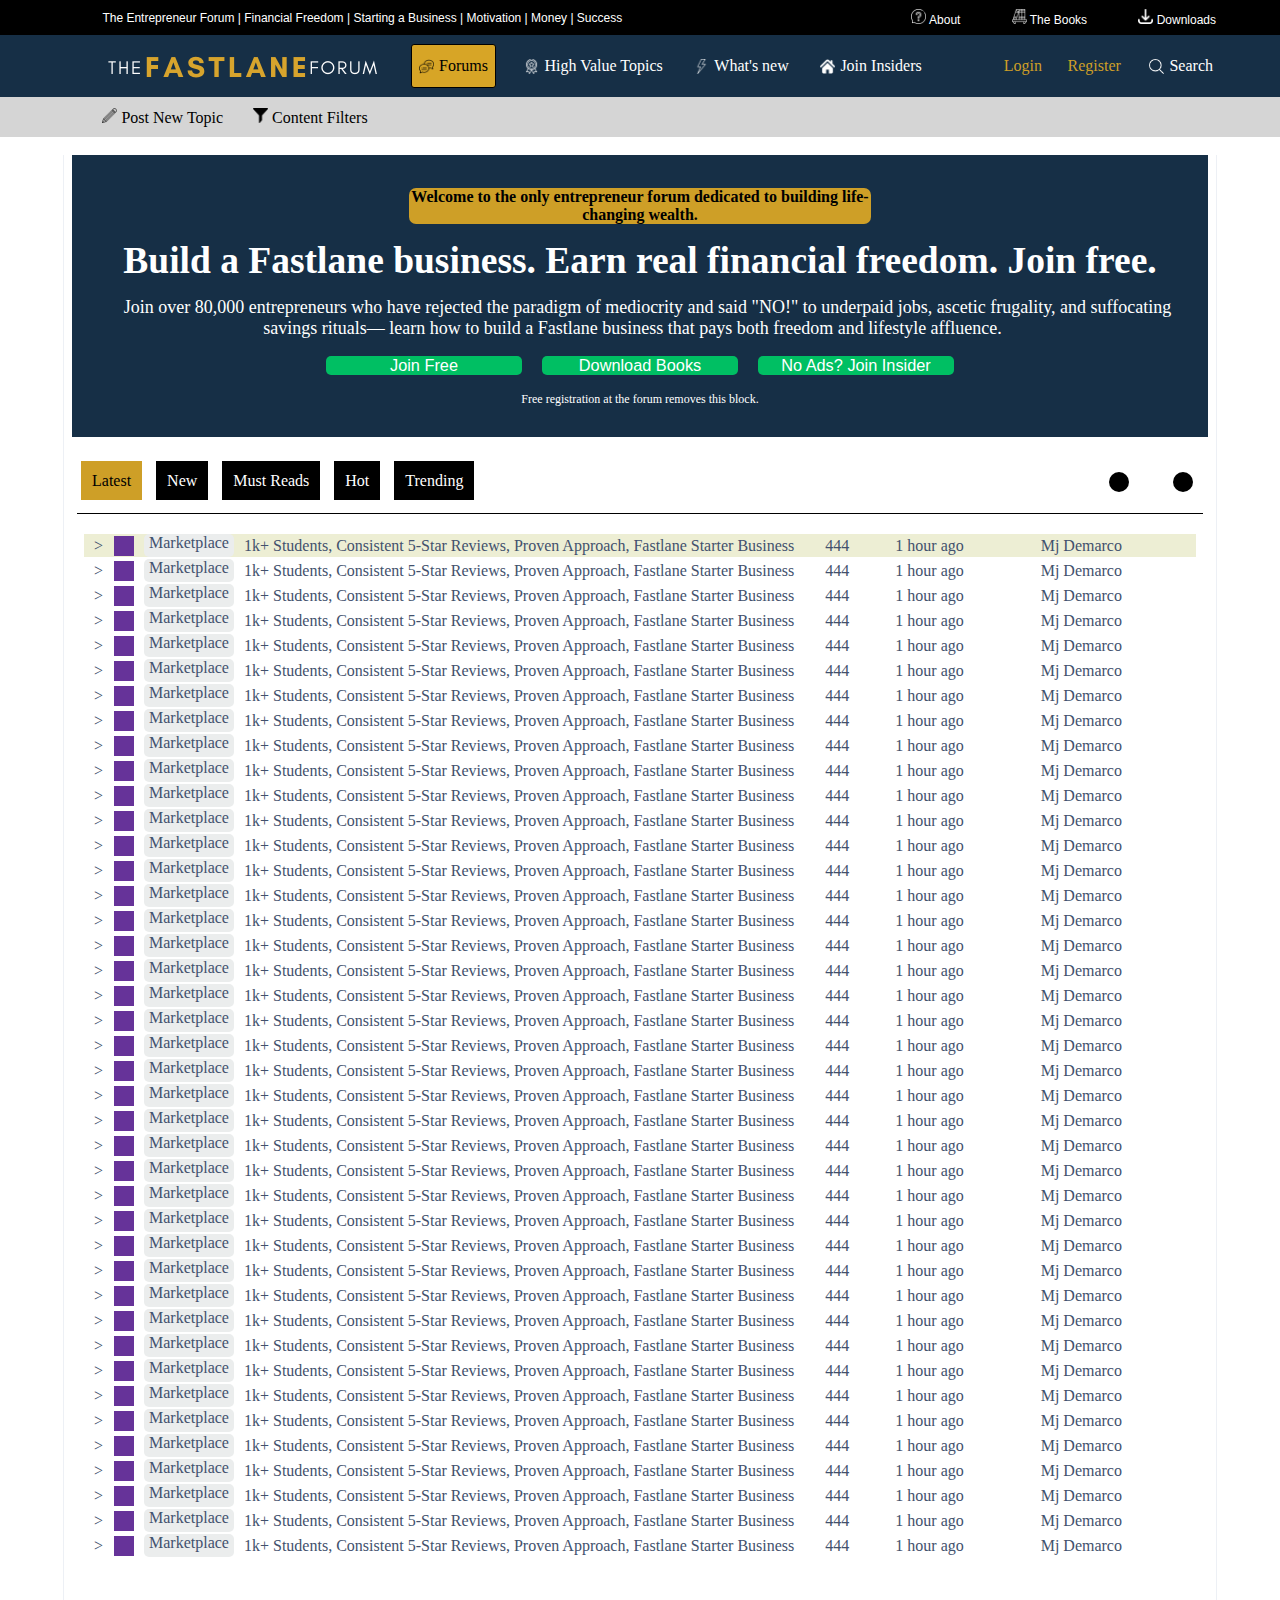
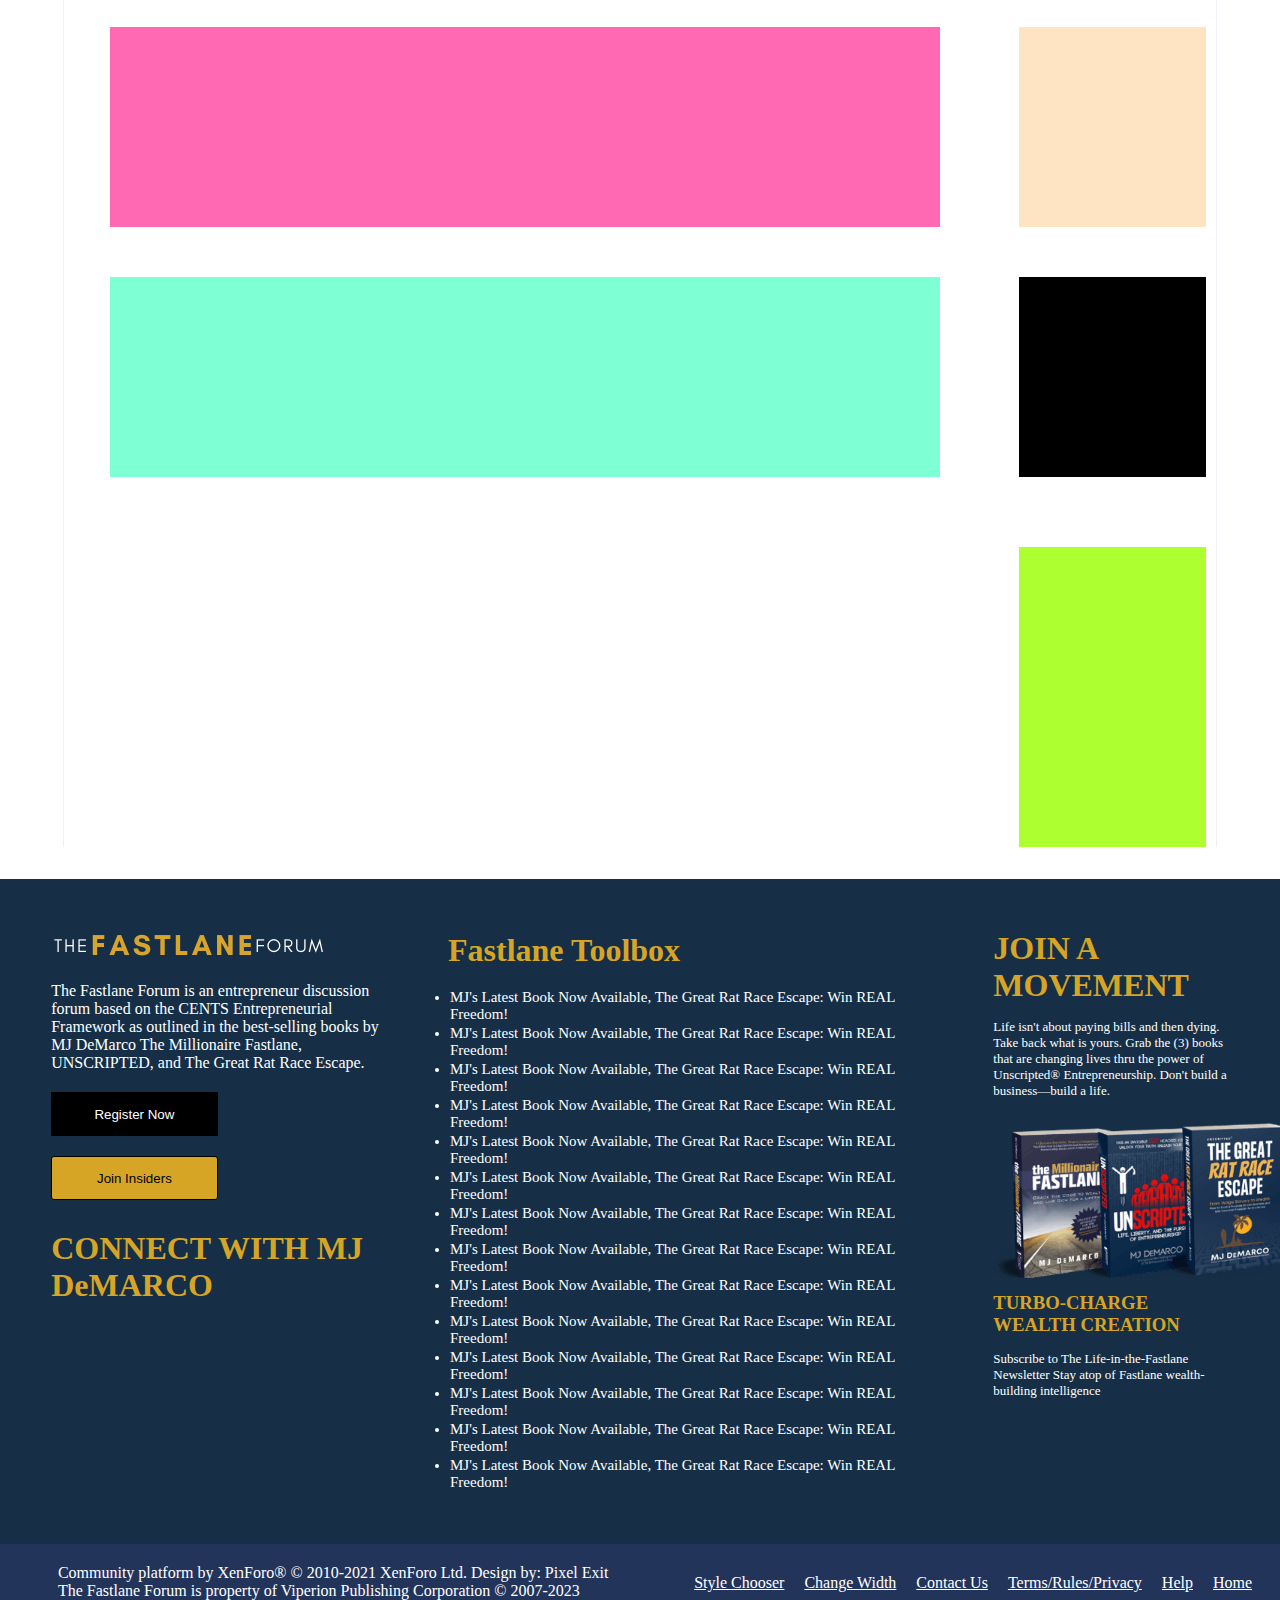
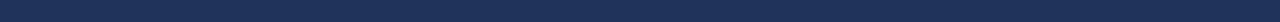
<file: Fastlane Forum Clone/index.html>
<!DOCTYPE html>
<html lang="en">

<head>
    <meta charset="UTF-8">
    <meta name="viewport" content="width=device-width, initial-scale=1.0">
    <title>The Entrepreneur Forum: Talk Fastlane Business</title>
    <link rel="stylesheet" href="style.css">
</head>

<body>
    <header>
        <div class="top">
            <div class="left">
                <span>The Entrepreneur Forum | Financial Freedom | Starting a Business | Motivation | Money |
                    Success</span>
            </div>

            <div class="right">
                <div>
                    <img src="./assets/icons/ask.png" class="icon" alt="">
                    <span>About</span>
                </div>

                <div>
                    <img src="./assets/icons//bookshelf.png" class="icon" alt="">
                    <span>The Books</span>
                </div>

                <div>
                    <img src="./assets/icons/downloads.png" class="icon" alt="">
                    <span>Downloads</span>
                </div>
            </div>
        </div>

        <nav>
            <div class="left-nav">
                <div class="logo">
                    <img src="./assets/logo.png" alt="">
                </div>

                <div class="yellow-background">
                    <img src="./assets/icons/speech-bubble.png" class="bottom-icons" alt="">
                    <span>Forums</span>
                </div>

                <div>
                    <img src="./assets/icons/medal.png" class="icon" alt="">
                    <span>High Value Topics</span>
                </div>

                <div>
                    <img src="./assets/icons/flash.png" class="icon" alt="">
                    <span>What's new</span>
                </div>

                <div>
                    <img src="./assets/icons/home.png" class="icon" alt="">
                    <span>Join Insiders</span>
                </div>
            </div>

            <div class="right-nav">
                <span class="yellow-text">Login</span>
                <span class="yellow-text">Register</span>
                <div><img src="./assets/icons/search.png" alt="" class="icon">
                    <span>Search</span>
                </div>
            </div>
        </nav>

        <div class="bottom">
            <div>
                <img src="./assets/icons/pencil.png" class="bottom-icons" alt="">
                <span>Post New Topic</span>
            </div>
            <div>
                <img src="./assets/icons/filter-filled-tool-symbol.png" class="bottom-icons" alt="">
                <span>Content Filters</span>
            </div>
        </div>
    </header>

    <main>
        <div class="main-card">
            <div class="visitorA">
                <span> Welcome to the only entrepreneur forum dedicated to building life-changing wealth. </span>
            </div>

            <h1>Build a Fastlane business. Earn real financial freedom. Join free.</h1>

            <span> Join over 80,000 entrepreneurs who have rejected the paradigm of mediocrity and said "NO!" to underpaid jobs, ascetic frugality, and suffocating savings rituals— learn how to build a Fastlane business that pays both freedom and lifestyle affluence.</span>

            <div class="main-buttons">
                <button class="green-btn">Join Free</button>
                <button class="green-btn">Download Books</button>
                <button class="green-btn">No Ads? Join Insider</button>
            </div>

            <p> Free registration at the forum removes this block. </p>
        </div>

        <section class="posts">
            <div class="filters">
                <div>
                    <span>Latest</span>
                    <span>New</span>
                    <span>Must Reads</span>
                    <span>Hot</span>
                    <span>Trending</span>
                </div>
                <div>
                    <div class="circle"></div>
                    <div class="circle"></div>
                </div>
            </div>
            <div class="line"></div>

            <div class="container">
                <div class="preview">
                    <div>&gt</div>
                    <div class="pfp"></div>
                    <div class="keyword">Marketplace</div>
                    <div class="title">1k+ Students, Consistent 5-Star Reviews, Proven Approach, Fastlane Starter Business</div>
                    <div class="comments">444</div>
                    <div class="time">1 hour ago</div>
                    <div class="author">Mj Demarco</div>
                </div>
                
                <div class="preview">
                    <div>&gt</div>
                    <div class="pfp"></div>
                    <div class="keyword">Marketplace</div>
                    <div class="title">1k+ Students, Consistent 5-Star Reviews, Proven Approach, Fastlane Starter Business</div>
                    <div class="comments">444</div>
                    <div class="time">1 hour ago</div>
                    <div class="author">Mj Demarco</div>
                </div>
                <div class="preview">
                    <div>&gt</div>
                    <div class="pfp"></div>
                    <div class="keyword">Marketplace</div>
                    <div class="title">1k+ Students, Consistent 5-Star Reviews, Proven Approach, Fastlane Starter Business</div>
                    <div class="comments">444</div>
                    <div class="time">1 hour ago</div>
                    <div class="author">Mj Demarco</div>
                </div>
                <div class="preview">
                    <div>&gt</div>
                    <div class="pfp"></div>
                    <div class="keyword">Marketplace</div>
                    <div class="title">1k+ Students, Consistent 5-Star Reviews, Proven Approach, Fastlane Starter Business</div>
                    <div class="comments">444</div>
                    <div class="time">1 hour ago</div>
                    <div class="author">Mj Demarco</div>
                </div>
                <div class="preview">
                    <div>&gt</div>
                    <div class="pfp"></div>
                    <div class="keyword">Marketplace</div>
                    <div class="title">1k+ Students, Consistent 5-Star Reviews, Proven Approach, Fastlane Starter Business</div>
                    <div class="comments">444</div>
                    <div class="time">1 hour ago</div>
                    <div class="author">Mj Demarco</div>
                </div>
                <div class="preview">
                    <div>&gt</div>
                    <div class="pfp"></div>
                    <div class="keyword">Marketplace</div>
                    <div class="title">1k+ Students, Consistent 5-Star Reviews, Proven Approach, Fastlane Starter Business</div>
                    <div class="comments">444</div>
                    <div class="time">1 hour ago</div>
                    <div class="author">Mj Demarco</div>
                </div>
                <div class="preview">
                    <div>&gt</div>
                    <div class="pfp"></div>
                    <div class="keyword">Marketplace</div>
                    <div class="title">1k+ Students, Consistent 5-Star Reviews, Proven Approach, Fastlane Starter Business</div>
                    <div class="comments">444</div>
                    <div class="time">1 hour ago</div>
                    <div class="author">Mj Demarco</div>
                </div>
                <div class="preview">
                    <div>&gt</div>
                    <div class="pfp"></div>
                    <div class="keyword">Marketplace</div>
                    <div class="title">1k+ Students, Consistent 5-Star Reviews, Proven Approach, Fastlane Starter Business</div>
                    <div class="comments">444</div>
                    <div class="time">1 hour ago</div>
                    <div class="author">Mj Demarco</div>
                </div>
                <div class="preview">
                    <div>&gt</div>
                    <div class="pfp"></div>
                    <div class="keyword">Marketplace</div>
                    <div class="title">1k+ Students, Consistent 5-Star Reviews, Proven Approach, Fastlane Starter Business</div>
                    <div class="comments">444</div>
                    <div class="time">1 hour ago</div>
                    <div class="author">Mj Demarco</div>
                </div>
                <div class="preview">
                    <div>&gt</div>
                    <div class="pfp"></div>
                    <div class="keyword">Marketplace</div>
                    <div class="title">1k+ Students, Consistent 5-Star Reviews, Proven Approach, Fastlane Starter Business</div>
                    <div class="comments">444</div>
                    <div class="time">1 hour ago</div>
                    <div class="author">Mj Demarco</div>
                </div>
                <div class="preview">
                    <div>&gt</div>
                    <div class="pfp"></div>
                    <div class="keyword">Marketplace</div>
                    <div class="title">1k+ Students, Consistent 5-Star Reviews, Proven Approach, Fastlane Starter Business</div>
                    <div class="comments">444</div>
                    <div class="time">1 hour ago</div>
                    <div class="author">Mj Demarco</div>
                </div>
                <div class="preview">
                    <div>&gt</div>
                    <div class="pfp"></div>
                    <div class="keyword">Marketplace</div>
                    <div class="title">1k+ Students, Consistent 5-Star Reviews, Proven Approach, Fastlane Starter Business</div>
                    <div class="comments">444</div>
                    <div class="time">1 hour ago</div>
                    <div class="author">Mj Demarco</div>
                </div>
                <div class="preview">
                    <div>&gt</div>
                    <div class="pfp"></div>
                    <div class="keyword">Marketplace</div>
                    <div class="title">1k+ Students, Consistent 5-Star Reviews, Proven Approach, Fastlane Starter Business</div>
                    <div class="comments">444</div>
                    <div class="time">1 hour ago</div>
                    <div class="author">Mj Demarco</div>
                </div>
                <div class="preview">
                    <div>&gt</div>
                    <div class="pfp"></div>
                    <div class="keyword">Marketplace</div>
                    <div class="title">1k+ Students, Consistent 5-Star Reviews, Proven Approach, Fastlane Starter Business</div>
                    <div class="comments">444</div>
                    <div class="time">1 hour ago</div>
                    <div class="author">Mj Demarco</div>
                </div>
                <div class="preview">
                    <div>&gt</div>
                    <div class="pfp"></div>
                    <div class="keyword">Marketplace</div>
                    <div class="title">1k+ Students, Consistent 5-Star Reviews, Proven Approach, Fastlane Starter Business</div>
                    <div class="comments">444</div>
                    <div class="time">1 hour ago</div>
                    <div class="author">Mj Demarco</div>
                </div>
                <div class="preview">
                    <div>&gt</div>
                    <div class="pfp"></div>
                    <div class="keyword">Marketplace</div>
                    <div class="title">1k+ Students, Consistent 5-Star Reviews, Proven Approach, Fastlane Starter Business</div>
                    <div class="comments">444</div>
                    <div class="time">1 hour ago</div>
                    <div class="author">Mj Demarco</div>
                </div>
                <div class="preview">
                    <div>&gt</div>
                    <div class="pfp"></div>
                    <div class="keyword">Marketplace</div>
                    <div class="title">1k+ Students, Consistent 5-Star Reviews, Proven Approach, Fastlane Starter Business</div>
                    <div class="comments">444</div>
                    <div class="time">1 hour ago</div>
                    <div class="author">Mj Demarco</div>
                </div>
                <div class="preview">
                    <div>&gt</div>
                    <div class="pfp"></div>
                    <div class="keyword">Marketplace</div>
                    <div class="title">1k+ Students, Consistent 5-Star Reviews, Proven Approach, Fastlane Starter Business</div>
                    <div class="comments">444</div>
                    <div class="time">1 hour ago</div>
                    <div class="author">Mj Demarco</div>
                </div>
                <div class="preview">
                    <div>&gt</div>
                    <div class="pfp"></div>
                    <div class="keyword">Marketplace</div>
                    <div class="title">1k+ Students, Consistent 5-Star Reviews, Proven Approach, Fastlane Starter Business</div>
                    <div class="comments">444</div>
                    <div class="time">1 hour ago</div>
                    <div class="author">Mj Demarco</div>
                </div>
                <div class="preview">
                    <div>&gt</div>
                    <div class="pfp"></div>
                    <div class="keyword">Marketplace</div>
                    <div class="title">1k+ Students, Consistent 5-Star Reviews, Proven Approach, Fastlane Starter Business</div>
                    <div class="comments">444</div>
                    <div class="time">1 hour ago</div>
                    <div class="author">Mj Demarco</div>
                </div>
                <div class="preview">
                    <div>&gt</div>
                    <div class="pfp"></div>
                    <div class="keyword">Marketplace</div>
                    <div class="title">1k+ Students, Consistent 5-Star Reviews, Proven Approach, Fastlane Starter Business</div>
                    <div class="comments">444</div>
                    <div class="time">1 hour ago</div>
                    <div class="author">Mj Demarco</div>
                </div>
                <div class="preview">
                    <div>&gt</div>
                    <div class="pfp"></div>
                    <div class="keyword">Marketplace</div>
                    <div class="title">1k+ Students, Consistent 5-Star Reviews, Proven Approach, Fastlane Starter Business</div>
                    <div class="comments">444</div>
                    <div class="time">1 hour ago</div>
                    <div class="author">Mj Demarco</div>
                </div>
                <div class="preview">
                    <div>&gt</div>
                    <div class="pfp"></div>
                    <div class="keyword">Marketplace</div>
                    <div class="title">1k+ Students, Consistent 5-Star Reviews, Proven Approach, Fastlane Starter Business</div>
                    <div class="comments">444</div>
                    <div class="time">1 hour ago</div>
                    <div class="author">Mj Demarco</div>
                </div>
                <div class="preview">
                    <div>&gt</div>
                    <div class="pfp"></div>
                    <div class="keyword">Marketplace</div>
                    <div class="title">1k+ Students, Consistent 5-Star Reviews, Proven Approach, Fastlane Starter Business</div>
                    <div class="comments">444</div>
                    <div class="time">1 hour ago</div>
                    <div class="author">Mj Demarco</div>
                </div>
                <div class="preview">
                    <div>&gt</div>
                    <div class="pfp"></div>
                    <div class="keyword">Marketplace</div>
                    <div class="title">1k+ Students, Consistent 5-Star Reviews, Proven Approach, Fastlane Starter Business</div>
                    <div class="comments">444</div>
                    <div class="time">1 hour ago</div>
                    <div class="author">Mj Demarco</div>
                </div>
                <div class="preview">
                    <div>&gt</div>
                    <div class="pfp"></div>
                    <div class="keyword">Marketplace</div>
                    <div class="title">1k+ Students, Consistent 5-Star Reviews, Proven Approach, Fastlane Starter Business</div>
                    <div class="comments">444</div>
                    <div class="time">1 hour ago</div>
                    <div class="author">Mj Demarco</div>
                </div>
                <div class="preview">
                    <div>&gt</div>
                    <div class="pfp"></div>
                    <div class="keyword">Marketplace</div>
                    <div class="title">1k+ Students, Consistent 5-Star Reviews, Proven Approach, Fastlane Starter Business</div>
                    <div class="comments">444</div>
                    <div class="time">1 hour ago</div>
                    <div class="author">Mj Demarco</div>
                </div>
                <div class="preview">
                    <div>&gt</div>
                    <div class="pfp"></div>
                    <div class="keyword">Marketplace</div>
                    <div class="title">1k+ Students, Consistent 5-Star Reviews, Proven Approach, Fastlane Starter Business</div>
                    <div class="comments">444</div>
                    <div class="time">1 hour ago</div>
                    <div class="author">Mj Demarco</div>
                </div>
                <div class="preview">
                    <div>&gt</div>
                    <div class="pfp"></div>
                    <div class="keyword">Marketplace</div>
                    <div class="title">1k+ Students, Consistent 5-Star Reviews, Proven Approach, Fastlane Starter Business</div>
                    <div class="comments">444</div>
                    <div class="time">1 hour ago</div>
                    <div class="author">Mj Demarco</div>
                </div>
                <div class="preview">
                    <div>&gt</div>
                    <div class="pfp"></div>
                    <div class="keyword">Marketplace</div>
                    <div class="title">1k+ Students, Consistent 5-Star Reviews, Proven Approach, Fastlane Starter Business</div>
                    <div class="comments">444</div>
                    <div class="time">1 hour ago</div>
                    <div class="author">Mj Demarco</div>
                </div>
                <div class="preview">
                    <div>&gt</div>
                    <div class="pfp"></div>
                    <div class="keyword">Marketplace</div>
                    <div class="title">1k+ Students, Consistent 5-Star Reviews, Proven Approach, Fastlane Starter Business</div>
                    <div class="comments">444</div>
                    <div class="time">1 hour ago</div>
                    <div class="author">Mj Demarco</div>
                </div>
                <div class="preview">
                    <div>&gt</div>
                    <div class="pfp"></div>
                    <div class="keyword">Marketplace</div>
                    <div class="title">1k+ Students, Consistent 5-Star Reviews, Proven Approach, Fastlane Starter Business</div>
                    <div class="comments">444</div>
                    <div class="time">1 hour ago</div>
                    <div class="author">Mj Demarco</div>
                </div>
                <div class="preview">
                    <div>&gt</div>
                    <div class="pfp"></div>
                    <div class="keyword">Marketplace</div>
                    <div class="title">1k+ Students, Consistent 5-Star Reviews, Proven Approach, Fastlane Starter Business</div>
                    <div class="comments">444</div>
                    <div class="time">1 hour ago</div>
                    <div class="author">Mj Demarco</div>
                </div>
                <div class="preview">
                    <div>&gt</div>
                    <div class="pfp"></div>
                    <div class="keyword">Marketplace</div>
                    <div class="title">1k+ Students, Consistent 5-Star Reviews, Proven Approach, Fastlane Starter Business</div>
                    <div class="comments">444</div>
                    <div class="time">1 hour ago</div>
                    <div class="author">Mj Demarco</div>
                </div>
                <div class="preview">
                    <div>&gt</div>
                    <div class="pfp"></div>
                    <div class="keyword">Marketplace</div>
                    <div class="title">1k+ Students, Consistent 5-Star Reviews, Proven Approach, Fastlane Starter Business</div>
                    <div class="comments">444</div>
                    <div class="time">1 hour ago</div>
                    <div class="author">Mj Demarco</div>
                </div>
                <div class="preview">
                    <div>&gt</div>
                    <div class="pfp"></div>
                    <div class="keyword">Marketplace</div>
                    <div class="title">1k+ Students, Consistent 5-Star Reviews, Proven Approach, Fastlane Starter Business</div>
                    <div class="comments">444</div>
                    <div class="time">1 hour ago</div>
                    <div class="author">Mj Demarco</div>
                </div>
                <div class="preview">
                    <div>&gt</div>
                    <div class="pfp"></div>
                    <div class="keyword">Marketplace</div>
                    <div class="title">1k+ Students, Consistent 5-Star Reviews, Proven Approach, Fastlane Starter Business</div>
                    <div class="comments">444</div>
                    <div class="time">1 hour ago</div>
                    <div class="author">Mj Demarco</div>
                </div>
                <div class="preview">
                    <div>&gt</div>
                    <div class="pfp"></div>
                    <div class="keyword">Marketplace</div>
                    <div class="title">1k+ Students, Consistent 5-Star Reviews, Proven Approach, Fastlane Starter Business</div>
                    <div class="comments">444</div>
                    <div class="time">1 hour ago</div>
                    <div class="author">Mj Demarco</div>
                </div>
                <div class="preview">
                    <div>&gt</div>
                    <div class="pfp"></div>
                    <div class="keyword">Marketplace</div>
                    <div class="title">1k+ Students, Consistent 5-Star Reviews, Proven Approach, Fastlane Starter Business</div>
                    <div class="comments">444</div>
                    <div class="time">1 hour ago</div>
                    <div class="author">Mj Demarco</div>
                </div>
                <div class="preview">
                    <div>&gt</div>
                    <div class="pfp"></div>
                    <div class="keyword">Marketplace</div>
                    <div class="title">1k+ Students, Consistent 5-Star Reviews, Proven Approach, Fastlane Starter Business</div>
                    <div class="comments">444</div>
                    <div class="time">1 hour ago</div>
                    <div class="author">Mj Demarco</div>
                </div>
                <div class="preview">
                    <div>&gt</div>
                    <div class="pfp"></div>
                    <div class="keyword">Marketplace</div>
                    <div class="title">1k+ Students, Consistent 5-Star Reviews, Proven Approach, Fastlane Starter Business</div>
                    <div class="comments">444</div>
                    <div class="time">1 hour ago</div>
                    <div class="author">Mj Demarco</div>
                </div>

            </div>
        </section>

        <div class="main-end">
            <div class="top-posts"></div>
            <div class="latest-activity"></div>
            <div class="new-members"></div>
            <div class="post-topic"></div>
            <div class="insiders"></div>
        </div>
    </main>

    <section class="ending">
        <div class="ending-first">
            <img src="./assets/logo.png" alt="" class="logo">
            <p>The Fastlane Forum is an entrepreneur discussion forum based on the CENTS Entrepreneurial Framework as outlined in the best-selling books by MJ DeMarco The Millionaire Fastlane, UNSCRIPTED, and The Great Rat Race Escape.</p>
            <div>
                    <button class="register">Register Now</button>
                <button class="yellow-background">Join Insiders</button>
            </div>
            <h1 class="yellow-heading">CONNECT WITH MJ DeMARCO</h1>
            <div class="icons">

            </div>
        </div>
        <div class="ending-second">
            <h1 class="yellow-heading">Fastlane Toolbox</h1>
            <ul>
                <li>MJ's Latest Book Now Available, The Great Rat Race Escape: Win REAL Freedom!</li>
                <li>MJ's Latest Book Now Available, The Great Rat Race Escape: Win REAL Freedom!</li>
                <li>MJ's Latest Book Now Available, The Great Rat Race Escape: Win REAL Freedom!</li>
                <li>MJ's Latest Book Now Available, The Great Rat Race Escape: Win REAL Freedom!</li>
                <li>MJ's Latest Book Now Available, The Great Rat Race Escape: Win REAL Freedom!</li>
                <li>MJ's Latest Book Now Available, The Great Rat Race Escape: Win REAL Freedom!</li>
                <li>MJ's Latest Book Now Available, The Great Rat Race Escape: Win REAL Freedom!</li>
                <li>MJ's Latest Book Now Available, The Great Rat Race Escape: Win REAL Freedom!</li>
                <li>MJ's Latest Book Now Available, The Great Rat Race Escape: Win REAL Freedom!</li>
                <li>MJ's Latest Book Now Available, The Great Rat Race Escape: Win REAL Freedom!</li>
                <li>MJ's Latest Book Now Available, The Great Rat Race Escape: Win REAL Freedom!</li>
                <li>MJ's Latest Book Now Available, The Great Rat Race Escape: Win REAL Freedom!</li>
                <li>MJ's Latest Book Now Available, The Great Rat Race Escape: Win REAL Freedom!</li>
                <li>MJ's Latest Book Now Available, The Great Rat Race Escape: Win REAL Freedom!</li>
            </ul>
        </div>
        <div class="ending-third">
            <h1 class="yellow-heading"> JOIN A MOVEMENT</h1>
            <p>
                Life isn't about paying bills and then dying. Take back what is yours. Grab the (3) books that are changing lives thru the power of Unscripted® Entrepreneurship. Don't build a business—build a life.
            </p>
            <img src="./assets/booksbymjdemarco.png" alt="">
            <h3 class="yellow-heading">TURBO-CHARGE WEALTH CREATION</h3>

            <p>Subscribe to The Life-in-the-Fastlane Newsletter  Stay atop of Fastlane wealth-building intelligence</p>
        </div>
    </section>

    <footer>
        <div>
            <p>Community platform by XenForo® © 2010-2021 XenForo Ltd. Design by: Pixel Exit</p>

            <p> The Fastlane Forum is property of Viperion Publishing Corporation © 2007-2023 </p>
        </div>

        <div class="footer-nav">
            <a href="#">Style Chooser</a>
            <a href="#">Change Width</a>
            <a href="#">Contact Us</a>
            <a href="#">Terms/Rules/Privacy</a>
            <a href="#">Help</a>
            <a href="#">Home</a>
        </div>

    </footer>
</body>

</html>
</file>
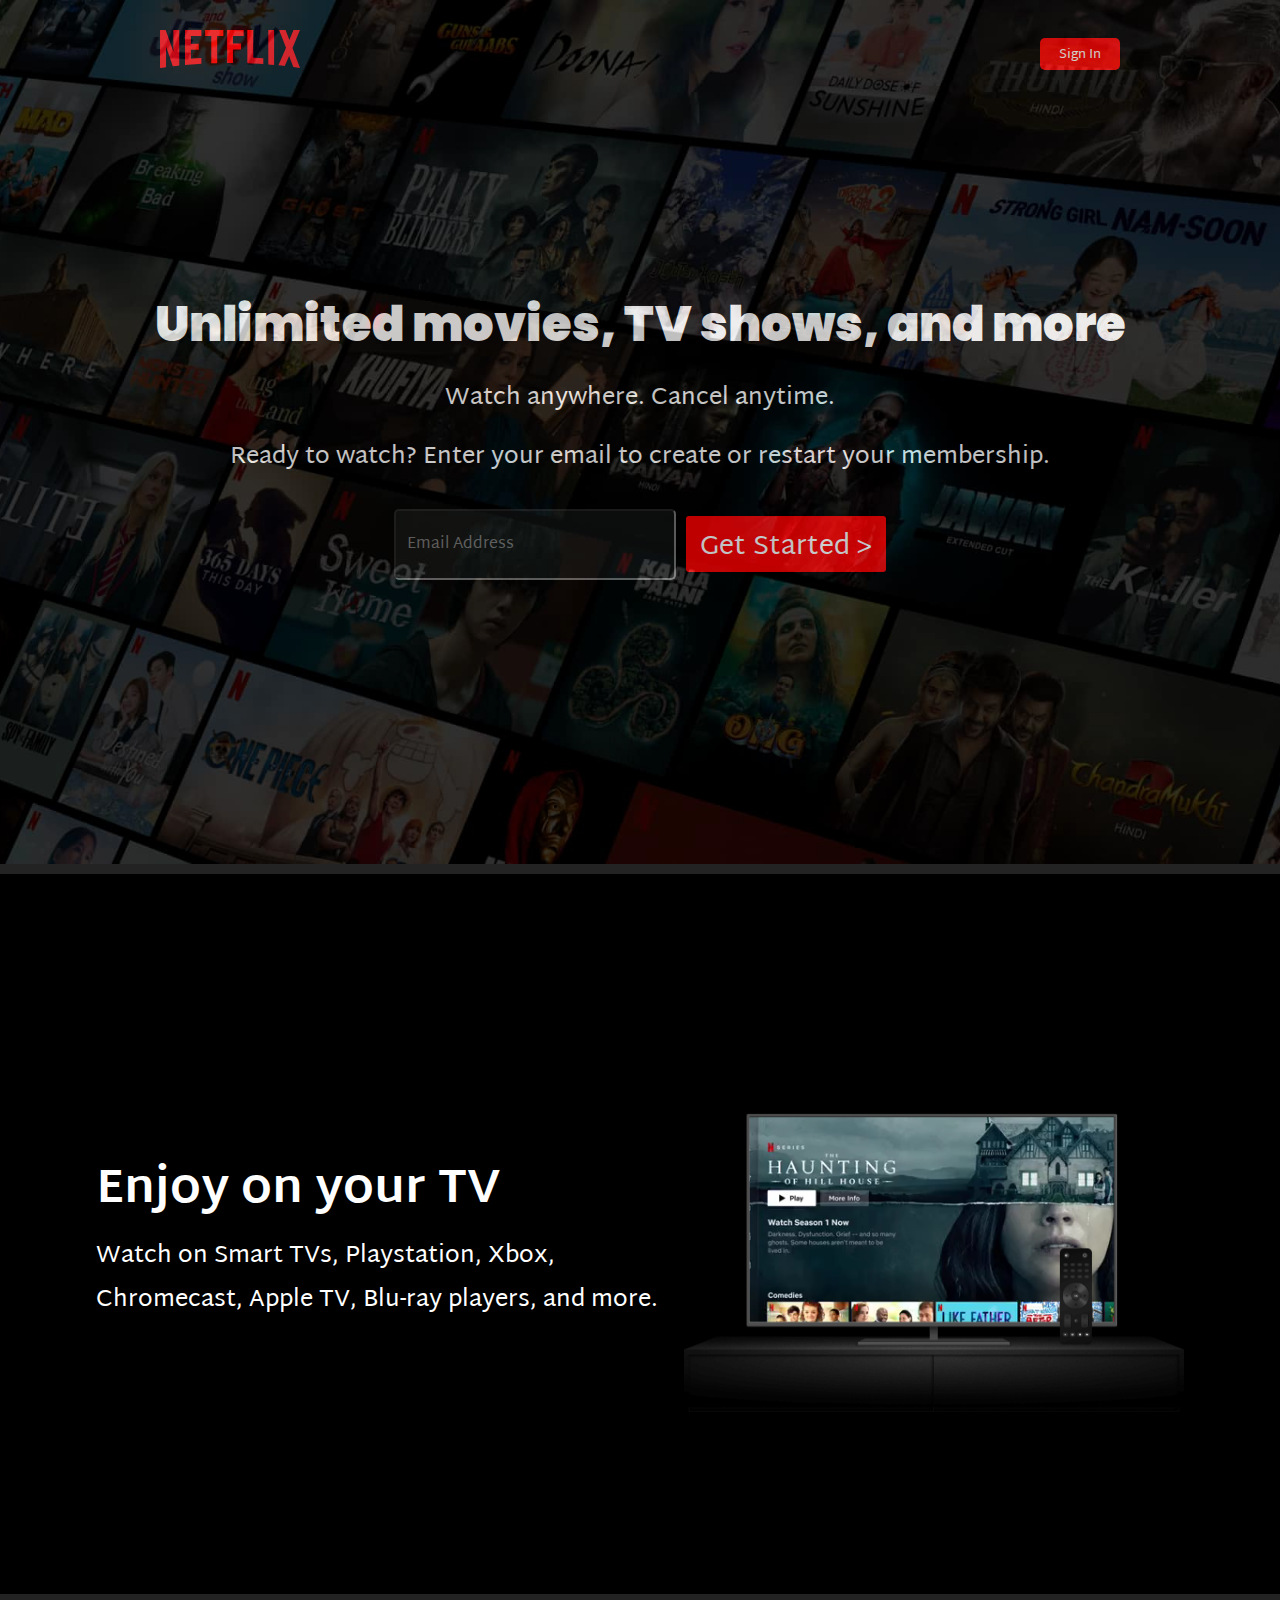
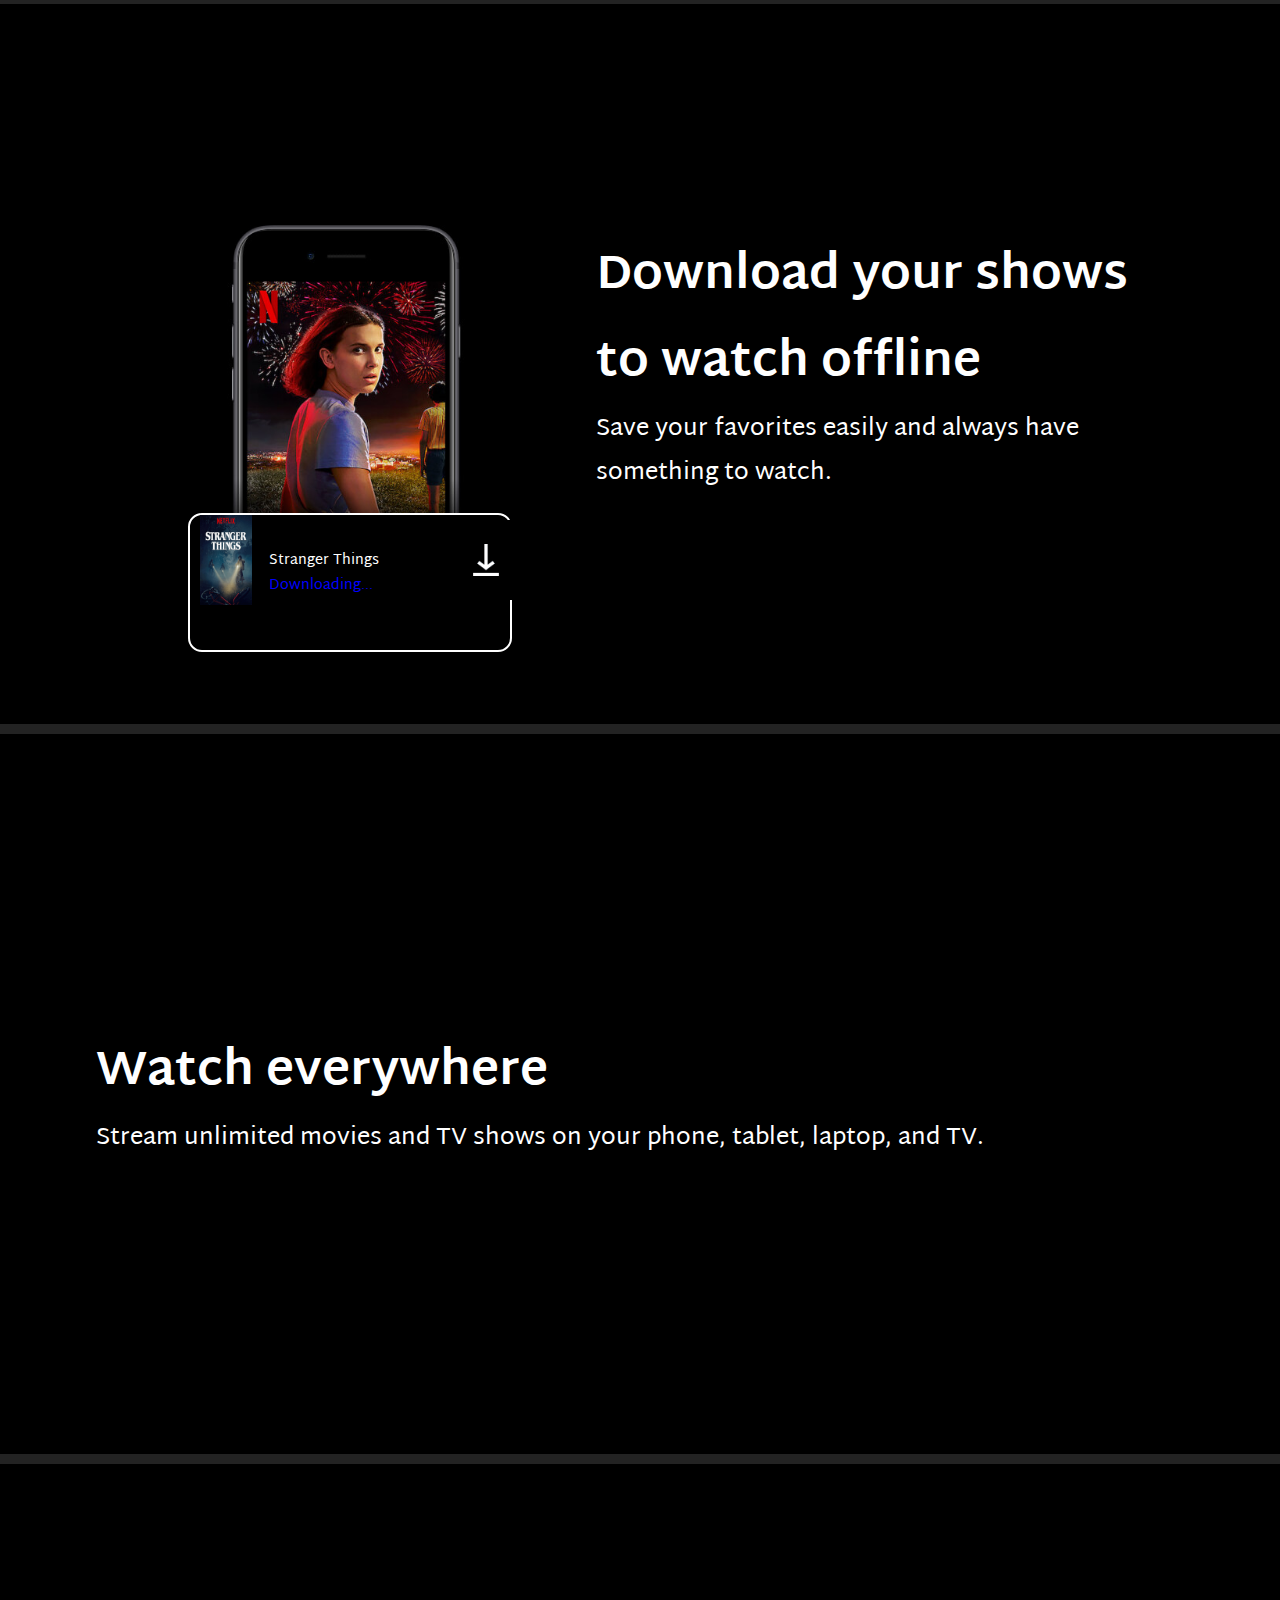
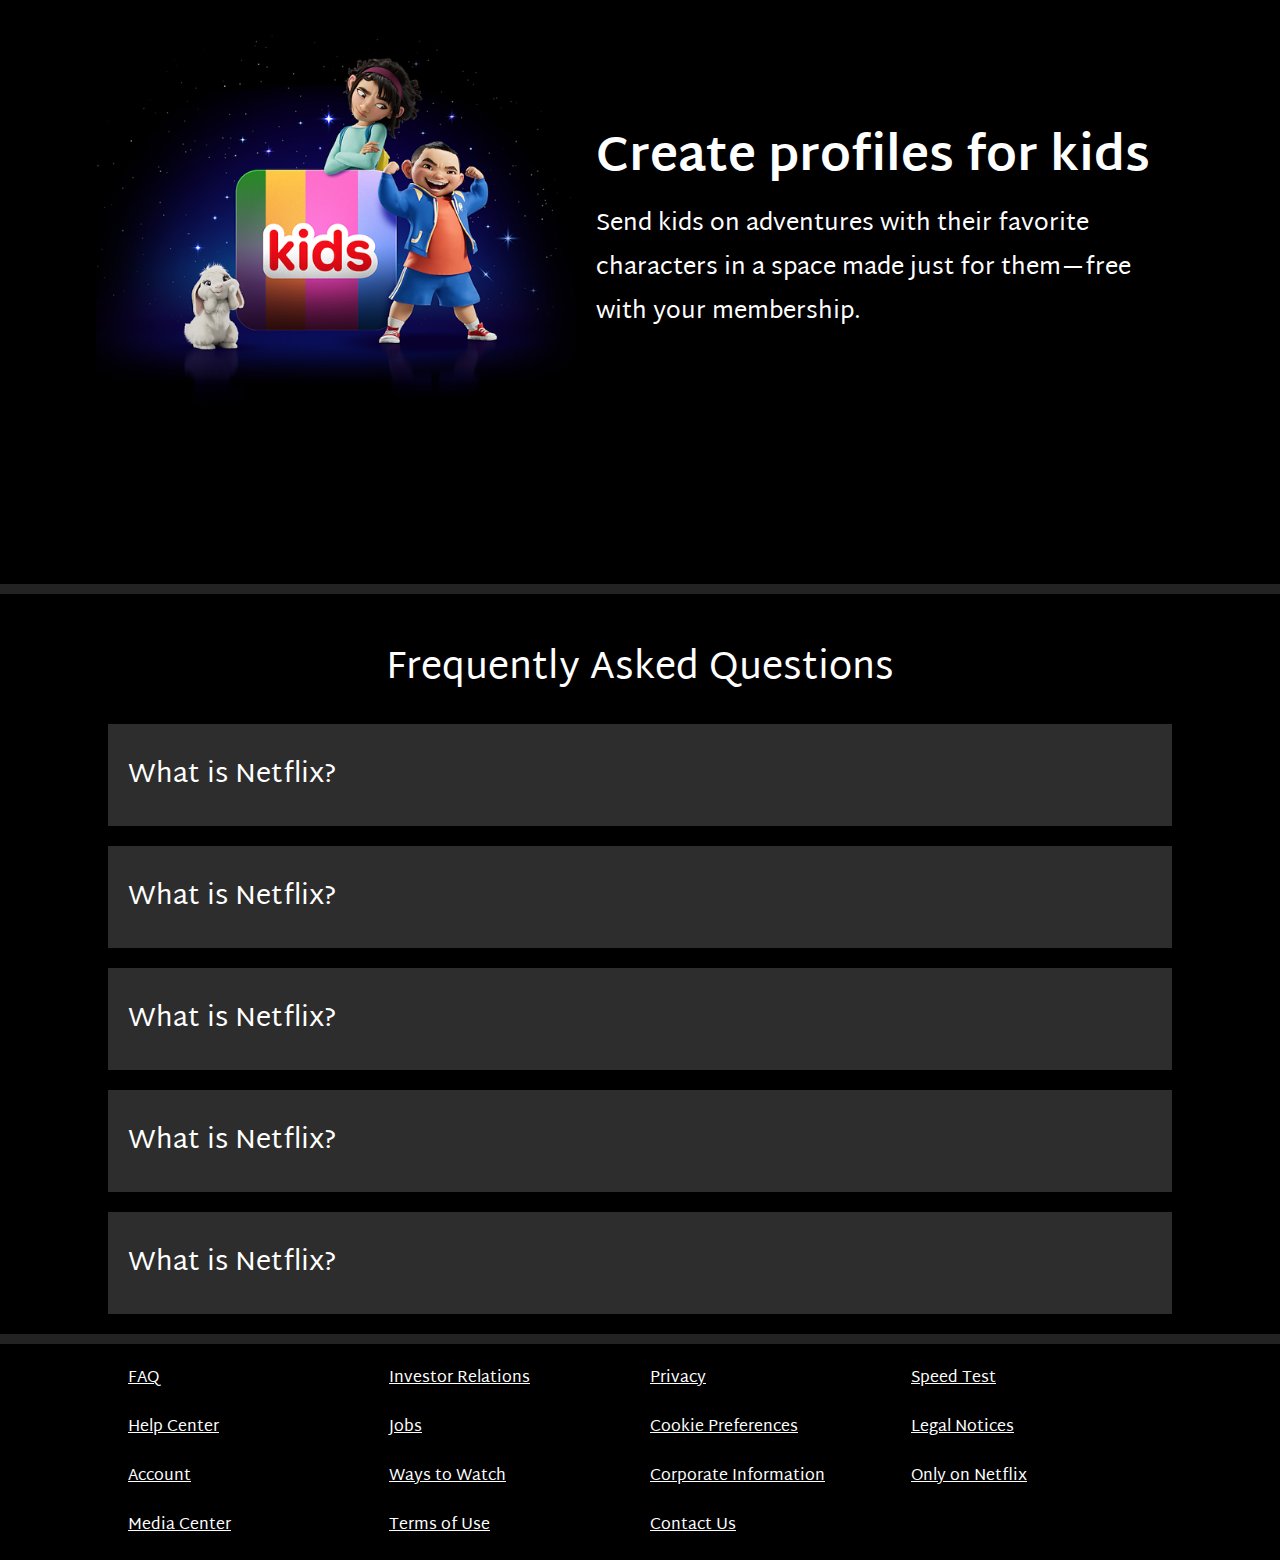
<file: Netflix-Clone/index.html>
<!DOCTYPE html>
<html lang="en">

<head>
    <meta charset="UTF-8">
    <meta name="viewport" content="width=device-width, initial-scale=1.0">
    <title>Netflix Nepal - Watch TV Shows Online, Watch Movies Online</title>
    <link rel="shortcut icon" href="./favicon.ico" type="image/x-icon">

    <link rel="stylesheet" href="style.css">
</head>

<body>
    <main>
        <div class="black-box">
            <header>
                <div class="logo">
                    <img src="./assets/img/logo.svg" alt="Netflix Logo" srcset="">
                </div>
                <button class="red-btn">Sign In</button>
            </header>

            <section class="text">
                <p> Unlimited movies, TV shows, and more
                </p>
                <p> Watch anywhere. Cancel anytime.
                </p>
                <p>Ready to watch? Enter your email to create or restart your membership.</p>
            </section>
            <section class="inp">
                <div class="box">
                    <input type="text" placeholder="Email Address">
                </div>
                <button class="btn-red-big">Get Started &gt</button>
            </section>
        </div>
    </main>

    <div class="seperator"></div>

    <div class="section">
        <div class="desc">
            <h1> Enjoy on your TV
            </h1>
            <p>Watch on Smart TVs, Playstation, Xbox, Chromecast, Apple TV, Blu-ray players, and more.
            </p>
        </div>

        <div class="image">
            <img src="./assets/img/tv.png" alt="">
            <video src="./assets/video.mp4" autoplay muted loop></video>
        </div>
    </div>


    <div class="seperator"></div>

    <div class="section">

        <div class="image">
            <img src="./assets/img/mobile-0819.jpg" alt="">
        </div>
        
        <div class="box-shot">
            <img src="./assets/img/boxshot.png" alt="">
            <p>Stranger Things</p>
            <p>Downloading...</p>
            <img src="./assets/img/download-icon.gif" alt="">
        </div>

        <div class="desc">
            <h1> Download your shows to watch offline
            </h1>
            <p>Save your favorites easily and always have something to watch.
            </p>
        </div>
    </div>

    <div class="seperator"></div>

    <div class="section">
        <div class="desc">
            <h1> Watch everywhere
            </h1>
            <p>Stream unlimited movies and TV shows on your phone, tablet, laptop, and TV.
            </p>
        </div>

        <div class="image">
        </div>
    </div>

    <div class="seperator"></div>

    <div class="section">
        <div class="image">
            <img src="./assets/img/last.png" alt="">
        </div>

        <div class="desc">
            <h1> Create profiles for kids
            </h1>
            <p>Send kids on adventures with their favorite characters in a space made just for them—free with your
                membership.
            </p>
        </div>
    </div>

    <div class="seperator"></div>

    <div class="faq">
        <p>Frequently Asked Questions</p>
        <div class="question">What is Netflix?</div>
        <div class="question">What is Netflix?</div>
        <div class="question">What is Netflix?</div>
        <div class="question">What is Netflix?</div>
        <div class="question">What is Netflix?</div>
    </div>

    <div class="seperator"></div>

    <footer>
        <a href="#">FAQ</a>
        <a href="#">Investor Relations</a>
        <a href="#">Privacy</a>
        <a href="#">Speed Test</a>
        <a href="#">Help Center</a>
        <a href="#">Jobs</a>
        <a href="#">Cookie Preferences</a>
        <a href="#">Legal Notices</a>
        <a href="#">Account</a>
        <a href="#">Ways to Watch</a>
        <a href="#">Corporate Information</a>
        <a href="#">Only on Netflix</a>
        <a href="#">Media Center</a>
        <a href="#">Terms of Use</a>
        <a href="#">Contact Us</a>
    </footer>

</body>

</html>
</file>
<file: Fastlane Forum Clone/style.css>
*{
    margin: 0;
    padding: 0;
}

/* Uses one media query to hide */
header .top{
    max-width: 100vw;
    height: 35px;
    background-color: black;
    color: white;
    display: flex;
    justify-content: space-between;
    align-items: center;
    padding-left: 8vw;
    font-family: ".SFNSText-Regular", BlinkMacSystemFont, "San Francisco", "Roboto", "Segoe UI", "Oxygen", "Ubuntu", "Cantarell", "Fira Sans", "Droid Sans", "Helvetica Neue", "Helvetica", "Lucida Grande", sans-serif;
    font-size: 12px;
    overflow: none;
}

header .top .right{
    display: flex;
    align-items: center;
    gap: 4vw;
    padding-right: 5vw;
}

.icon{
    width: 15px;
    filter: invert();
}

header .top .right span:hover{
    cursor: pointer;
    text-decoration: underline;
}

/* Uses 2 media query to resize */
header nav{
    background-color: #162f46;
    height: 62px;
    display: flex;
    justify-content: space-between;
    align-items: center;   
    color: white;
    /* overflow-x: scroll; */
}


.left-nav {
    align-items: center;
    gap: 2vw;
    padding-left: 8vw;
}

nav div{
     height: 62px;
     display: flex;
    align-items: center;
    gap: 5px;
    padding: 3px;
    box-sizing: border-box;
}

.left-nav div:hover{
    background-color: #31475b;
    cursor: pointer;
}

header nav .left-nav{
    display: flex;
}

.yellow-background{
    height: 44px;
    background-color: #d7a526;
    border-radius: 3px;
    border: 1px solid black;
    text-align: center;
    padding: 7px;
    color: black;
}

nav .right-nav{
    padding-right: 5vw;
    display: flex;
    gap: 2vw;
}

nav .right-nav span, nav .right-nav div{
    cursor: pointer;
}

.yellow-text{
    color: #ce9f27;
}


header .bottom{
    height: 40px;
    background-color: #d5d5d5;
    display: flex;
    justify-content: start;
    align-items: center;
    gap: 30px;
    padding-left: 8vw;
}

.bottom-icons{
    width: 15px;
}

header .bottom div:hover{
    text-decoration: underline;
    cursor: pointer;
}

main{
    max-width: 90vw;
    margin: auto;
    border-left: 1px solid #edf0f5;
    border-right: 1px solid #edf0f5;
}

main .main-card{
    max-width: 84vw;
    margin: 2vh auto;
    background-color: #162f46;
    color: white;   
    text-align: center;
    padding: 30px;
    overflow: hidden;
}


.visitorA{
    background-color: #ce9f27;
    width: 43%;
    border-radius: 7px;
    margin: 3px auto;
    display: flex;
    justify-content: center;
    align-items: center;
    color: black;
    font-weight: bold;
    font-size: 1em;
}

.main-card h1{
    margin: 15px;
    font-size: 37.5px;
}

.main-card > span{
    margin: 30px 15px;
    font-size: 18px;
}

.main-buttons{
    display: flex;
    gap: 20px;
    justify-content: center;
    align-items: center;
    padding: 17px 40px;
}

.green-btn {
	width: 196px;
    color: white;
    background-color: #00bf63;
    border: none;
    border-radius: 5px;
    cursor: pointer;
    font-size: 1.02rem;
}

.main-card p{
    text-align: center;
    font-size: 12px;
}

.posts .filters{
    width: 100%;
    padding: 17px;
    display: flex;
    justify-content: space-between;
}

.line{
    width: 97.7%;
    background-color: black;
    height: 1px;
    margin: auto;
}

.posts .filters span {
    margin-right: 10px;
    padding: 11px;
	background-color: black;
	color: white;
    text-align: center;
    cursor: pointer;
}

.posts .filters span:first-child{
    background-color: #ce9f27;
    color: black;
}

.circle{
    width: 20px;
    height: 20px;
    background-color: black;
    border-radius: 10px;
    display: inline-flex;
    margin-right: 40px;
}

.container{
    overflow-y: scroll;
    padding: 20px;
    display: flex;
    flex-direction: column;
    gap: 2px;
}

.container .preview{
    min-width: 532px;
    display: grid;
    grid-template-columns: 20px 30px 100px 4fr 70px 1fr 1fr;
    align-items: center;
    justify-content: center;
    color: #42516d;
    padding: 0 10px;
    cursor: default;
    overflow: auto;
}

.container .preview:hover{
    background-color: #f5f5f5;
  
}

.container .preview:first-child{
    background-color: #edeed4;

}

.container .preview .keyword{
    height: 23px;
    width: 90px;
    background-color: #ebeded;
    text-align: center;
    border-radius: 5px;
}

.container .preview .pfp
{
    background-color: rebeccapurple;
    height: 20px;
    width: 20px;
}

.main-end{
    display: grid;
    grid-template-columns: 4fr 0.9fr;
    grid-template-rows: 1fr 0.9fr 1fr;
    justify-content: center;
    align-items: center;
    column-gap: 2%;
}

.top-posts{
    width: 90%;
    height: 200px;
    background-color: hotpink;
    grid-column: 1/2;
    grid-row: 1/2;
    justify-self: center;
    align-self: center;
}

.latest-activity{
    width: 90%;
    height: 200px;
    background-color: aquamarine;
    grid-row: 2/3;
    justify-self: center;
    align-self: flex-start;
}

.new-members{
    width: 90%;
    height: 200px;
    background-color: bisque;
    justify-self: center;
    align-self: center;
}

.post-topic{
    width: 90%;
    height: 200px;
    background-color: black;
    justify-self: center;
    align-self: flex-start;
}

.insiders{
    width: 90%;
    height: 300px;
    background-color: greenyellow;
    justify-self: center;
    align-self: flex-start;
    grid-column: 2/3;
}

.ending{
    margin-top: 2em;
    /* height: 30vh; */
    max-width: 100%;
    background-color: #162f46;
    display: flex;
    padding: 4vw;
    column-gap: 5vw;
    color: white;
}

.ending-first{
    width: 30%;
    height: 100%;
}

.ending-first > p{
    margin-top: 20px;
}

.ending-first > div{
    display: flex;
    flex-direction: column;
    margin-top: 20px;
    width: 50%;
}

.yellow-heading{
    color: #d7a526;
}

.ending-first h1{
    margin-top: 30px;
}


.ending-second h1{
    margin-top: 2px;
}

.ending-second ul{
    margin-top: 20px;
    font-size: 15px;
}

.ending-second ul li{
    margin: 2px;
}


.ending-second ul li:hover{
    text-decoration: underline;
    cursor: pointer;
}

.ending-third{
    width: 20%;
}

.ending-third p{
    margin-top: 15px;
}

.ending-third img {
	width: 300px;
    margin-top: 20px;
}

.ending-third h3{
    margin-top: 10px;
}

.ending-third p{
    font-size: 13px;
}
.register{
    background-color: black;
    color: white;
    border: none;
    height: 44px;
    margin-bottom: 20px;
}

footer{
    width: 100%;
    background-color: #23345b;
    color: white;
    padding: 20px;
    display: flex;
    justify-content: space-around;
}

.footer-nav{
    margin: 10px;
    display: flex;
    gap: 20px;
}

.footer-nav a{
    color: white;
}

@media screen and (max-width:1016px) {
    header .top{
        display: none;
    }

    .ending{
        flex-wrap: wrap;
    }

    footer{
        flex-wrap: wrap;
    }

    .footer-nav{
        flex-wrap: wrap;
    }
}

@media screen and (max-width:943px) {
   main{
    font-size: 0.6rem;
   }
   .filters .circle{
    display: none;
   }
   header nav .left-nav{
    display: none;
   }
   header nav .right-nav{
    justify-content: flex-end;
   }
   .posts{
    width: 100%;
   }
}
</file>
<file: Netflix-Clone/style.css>
@import url('https://fonts.googleapis.com/css2?family=Martel+Sans:wght@700&family=Poppins:wght@800&display=swap');
* {
    margin: 0;
    padding: 0;
    font-family: 'Martel Sans', sans-serif;
}
body{
    background-color: black;
}
main {
    position: relative;
    z-index: 1;
    background-image: url("assets/img/background.jpg");
    height: 96vh;
    background-size: cover;
    background-position: center;
    background-repeat: no-repeat;
    overflow: scroll;
}

.black-box {
    position: relative;
    background-color: black;
    z-index: 2;
    height: 96vh;
    opacity: 0.75;
    overflow: scroll;

}

main header {
    position: relative;
    z-index: 3;
    display: flex;
    padding: 30px 0px;
    justify-content: space-between;
    max-width: 75vw;
    margin: auto;
    align-items: center;
}

.logo img {
    width: 140px;
}

.red-btn {
    height: 32px;
    width: 80px;
    background-color: red;
    border: none;
    border-radius: 5px;
    text-align: center;
    color: white;
    cursor: pointer;
    padding: 5px;
}

.text{
    position: relative;
    z-index: 4;
    opacity: 1;
    display: flex;
    flex-direction: column;
    justify-content: center;
    align-items: center;
    font-size: 1.5rem;
    margin: 150px 0 auto auto;
    padding: 30px;
    color: white;
    gap: 15px;
}

.text :first-child{
    font-family: 'Poppins', sans-serif;
    font-size: 3rem;
    font-weight: 900;
}

.inp{
    display: flex;
    position: relative;
    z-index: 5;
    justify-content: center;
    align-items: center;
    gap: 10px;
}

.inp input{
    width: 20vw;
    height: 5vh;
    background-color: #0f1111;
    color: white;
    padding: 11px;
    line-height: 1.5;
    font-size: 16px;
    border-radius: 5px;
}

.btn-red-big{
    position: relative;
    z-index: 10;
   height: 56px;
    width: 200px;
    font-size: 27px;
    font-weight: 500;
    background-color: red;
    color: white;
    border: none;
    border-radius: 3px;
    cursor: pointer;
    text-align: center;
    padding: 7px;
}

.seperator{
    background-color: #232323;
    width: 100%;
    height: 10px;
    position: relative;
    z-index: 10;
}

.section{
    position: relative;
    height: 80vh;
    width: 85vw;
    margin: auto;
    background-color: black;
    color: white;
    display: flex;
    justify-content: space-between;
    align-items: center;
    font-size: 1.5rem;
    overflow-y: auto;
    overflow-x: hidden;
}

.section .image img{
    width: 500px;
    /* max-height: 400px; */
    position: relative;
    z-index: 10;
}

.section .image video{
    position: absolute;
    max-width: 450px;
    /* max-height: 85vh; */
    top: 30%;
    right: 0%;
    z-index: 5;
}

.box-shot{
    position: absolute;
    width: 25vw;
    height: 15vh;
    background-color: #000000;
    border: 2px solid white;
    border-radius: 14px;
    left: 8.5%;
    bottom: 10%;
    z-index: 20;
    display: grid;
    grid-template-rows: 1fr 1fr;
    grid-template-columns: 5vw 1fr 5vw;
    justify-content: center;
    align-items: center;
    gap: 15px;
}

.box-shot :first-child{
    width: 4vw;
    height: 10vh;
    margin: 0 10px;
    grid-row: 0/1;
    grid-column: 1/2;
    box-sizing: border-box;
}

.box-shot :nth-child(2){
    grid-row: 1/2;
    grid-column: 2/3;
    align-self: center;
    font-size: 0.9rem;
}

.box-shot :nth-child(3){
    grid-row: 1/2;
    grid-column: 2/3;
    margin-top: 50px;
    align-self: center;
    font-size: 0.9rem;
    color: blue;
}

.box-shot :nth-child(4){
    width: 80px;
}

.faq p{
    color: white;
    font-size: 38px;
    text-align: center;
    margin: 40px 0 0 0;
}

.faq .question{
    height: 10vh;
    width: 80vw;
    margin: 20px auto;
    background-color: #2d2d2d;
    color: white;
    font-size: 1.7rem;
    padding: 6px 20px;
    display: flex;
    align-items: center;
}

footer{
    display: grid;
    grid-template-columns: 1fr 1fr 1fr 1fr;
    max-width: 80vw;
    margin: 20px auto;
    gap: 20px;
}

footer a{
    color: white;
}

@media screen and (max-width:750px) {
    .inp{
        display: flex;
        flex-direction: column;
    }
    .inp :first-child{
        width: 90%;
    }
    .section{
        flex-wrap: wrap;
        justify-content: center;
        align-items: center;
        font-size: 1.2rem;
    }

    footer{
        grid-template-columns: 1fr 1fr;
    }
    .section .image video{
            top: 51%;
            right: 0%;
    }
}

@media screen and (max-width:800px) {
    .inp{
        display: flex;
        flex-direction: column;
    }
}

@media screen and (max-width:1200px) {
    .box-shot{
        display: none;
    }
    
    .section h1{
        font-size: 2.3rem;
    }

    .section{
        font-size: 1.2rem;
    }
}
</file>
